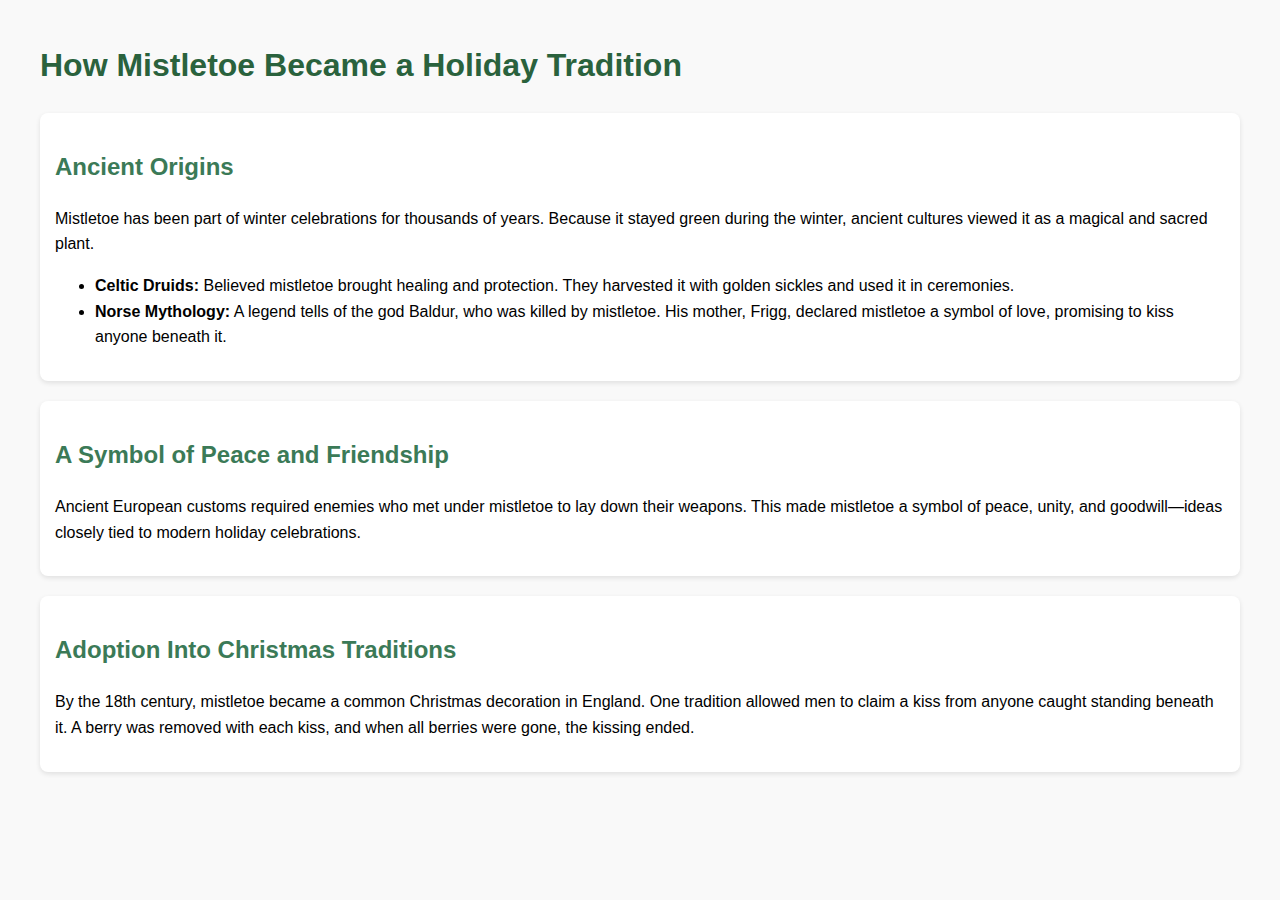
<file: index.html>
<!DOCTYPE html>
<html lang="en">
<head>
    <meta charset="UTF-8" />
    <meta name="viewport" content="width=device-width, initial-scale=1.0" />
    <title>Mistletoe Holiday Tradition</title>
    <style>
        body {
            font-family: Arial, sans-serif;
            background-color: #f9f9f9;
            margin: 40px;
            line-height: 1.6;
        }
        h1 {
            color: #2a623d;
        }
        h2 {
            color: #3b7a57;
        }
        .section {
            margin-bottom: 20px;
            padding: 15px;
            background: #ffffff;
            border-radius: 8px;
            box-shadow: 0 2px 5px rgba(0,0,0,0.1);
        }
    </style>
</head>
<body>
    <h1>How Mistletoe Became a Holiday Tradition</h1>

    <div class="section">
        <h2>Ancient Origins</h2>
        <p>Mistletoe has been part of winter celebrations for thousands of years. Because it stayed green during the winter, ancient cultures viewed it as a magical and sacred plant.</p>
        <ul>
            <li><strong>Celtic Druids:</strong> Believed mistletoe brought healing and protection. They harvested it with golden sickles and used it in ceremonies.</li>
            <li><strong>Norse Mythology:</strong> A legend tells of the god Baldur, who was killed by mistletoe. His mother, Frigg, declared mistletoe a symbol of love, promising to kiss anyone beneath it.</li>
        </ul>
    </div>

    <div class="section">
        <h2>A Symbol of Peace and Friendship</h2>
        <p>Ancient European customs required enemies who met under mistletoe to lay down their weapons. This made mistletoe a symbol of peace, unity, and goodwill—ideas closely tied to modern holiday celebrations.</p>
    </div>

    <div class="section">
        <h2>Adoption Into Christmas Traditions</h2>
        <p>By the 18th century, mistletoe became a common Christmas decoration in England. One tradition allowed men to claim a kiss from anyone caught standing beneath it. A berry was removed with each kiss, and when all berries were gone, the kissing ended.</p>
    </div>
</file>
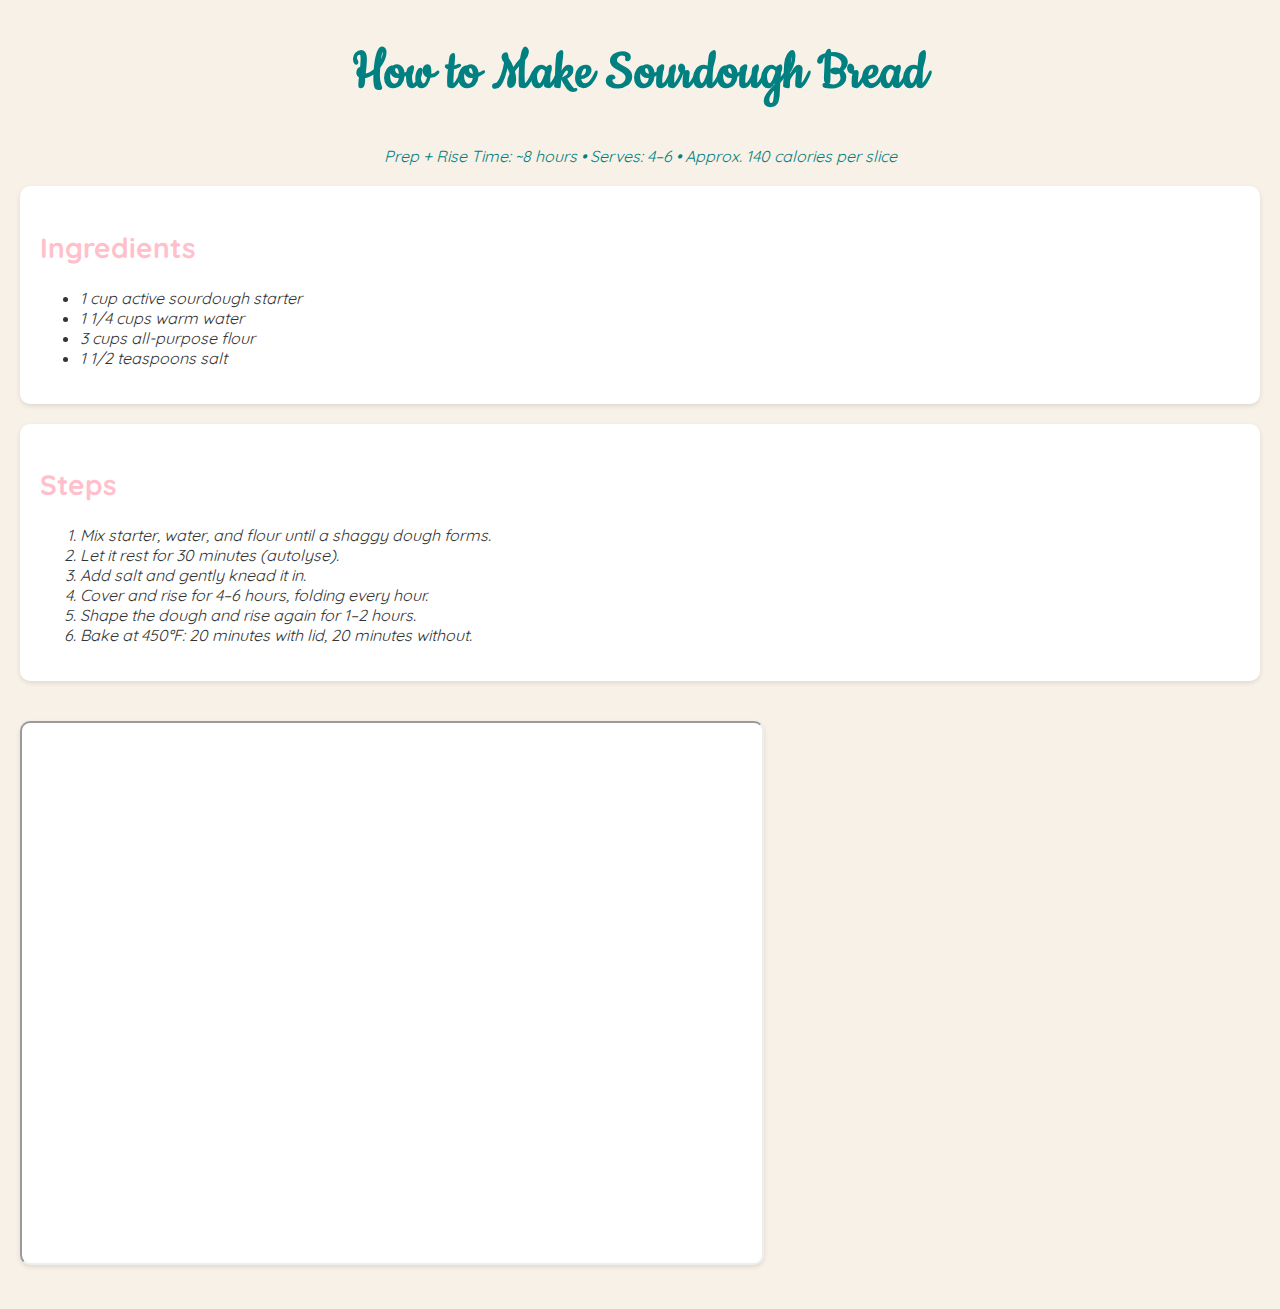
<file: howtoguide.html>
<!DOCTYPE html>
<html lang="en">
<head>
  <meta charset="UTF-8" />
  <meta name="viewport" content="width=device-width, initial-scale=1.0" />
  <title>How to Make Sourdough Bread</title>

  <!-- Cute Fonts -->
  <link href="https://fonts.googleapis.com/css2?family=Quicksand:wght@400;600;700&family=Cookie&display=swap" rel="stylesheet">

  <style>
    body {
      font-family: 'Quicksand', sans-serif;
      background-color: #f8f1e7; /* beige */
      color: #333;
      margin: 20px;
    }
    h1 {
      text-align: center;
      color: teal;
      font-weight: bold;
      font-family: 'Cookie', cursive;
      font-size: 60px;
    }
    h2 {
      color: pink;
      font-weight: bold;
      font-size: 28px;
    }
    .section {
      background-color: white;
      padding: 20px;
      margin: 20px 0;
      border-radius: 10px;
      box-shadow: 0 2px 5px rgba(0,0,0,0.1);
    }
    ul li, ol li {
      font-style: italic;
    }
    a {
      color: teal;
      font-weight: bold;
    }
  </style>
</head>

<body>

  <h1>How to Make Sourdough Bread</h1>

  <p style="text-align:center; font-style:italic; color:teal;">
    Prep + Rise Time: ~8 hours • Serves: 4–6 • Approx. 140 calories per slice
  </p>


  <div class='tableauPlaceholder' id='viz1765214488637' style='position: relative'><noscript><a href='#'><img alt='Gender&amp;Ethnic disparities in Tech Companies ' src='https:&#47;&#47;public.tableau.com&#47;static&#47;images&#47;Ge&#47;GenderEthnicDisparitiesinTechCompanies&#47;GenderEthnicdisparitiesinTechCompanies&#47;1_rss.png' style='border: none' /></a></noscript><object class='tableauViz'  style='display:none;'><param name='host_url' value='https%3A%2F%2Fpublic.tableau.com%2F' /> <param name='embed_code_version' value='3' /> <param name='site_root' value='' /><param name='name' value='GenderEthnicDisparitiesinTechCompanies&#47;GenderEthnicdisparitiesinTechCompanies' /><param name='tabs' value='no' /><param name='toolbar' value='yes' /><param name='static_image' value='https:&#47;&#47;public.tableau.com&#47;static&#47;images&#47;Ge&#47;GenderEthnicDisparitiesinTechCompanies&#47;GenderEthnicdisparitiesinTechCompanies&#47;1.png' /> <param name='animate_transition' value='yes' /><param name='display_static_image' value='yes' /><param name='display_spinner' value='yes' /><param name='display_overlay' value='yes' /><param name='display_count' value='yes' /><param name='language' value='en-US' /><param name='filter' value='_gl=1*ulf0k9*_ga*MTkwMTg5NTM0Ny4xNzY1MjE0NDA5*_ga_8YLN0SNXVS*czE3NjUyMTQ0MDckbzEkZzEkdDE3NjUyMTQ0NTgkajYwJGwwJGgw*_gcl_au*MTAzNTYwMTQyNi4xNzY1MjE0NDA5' /></object></div>                <script type='text/javascript'>                    var divElement = document.getElementById('viz1765214488637');                    var vizElement = divElement.getElementsByTagName('object')[0];                    vizElement.style.width='960px';vizElement.style.height='1227px';                    var scriptElement = document.createElement('script');                    scriptElement.src = 'https://public.tableau.com/javascripts/api/viz_v1.js';                    vizElement.parentNode.insertBefore(scriptElement, vizElement);                </script>

  <div class="section">
    <h2>Ingredients</h2>
    <ul>
      <li>1 cup active sourdough starter</li>
      <li>1 1/4 cups warm water</li>
      <li>3 cups all-purpose flour</li>
      <li>1 1/2 teaspoons salt</li>
    </ul>
  </div>

  <div class="section">
    <h2>Steps</h2>
    <ol>
      <li>Mix starter, water, and flour until a shaggy dough forms.</li>
      <li>Let it rest for 30 minutes (autolyse).</li>
      <li>Add salt and gently knead it in.</li>
      <li>Cover and rise for 4–6 hours, folding every hour.</li>
      <li>Shape the dough and rise again for 1–2 hours.</li>
      <li>Bake at 450°F: 20 minutes with lid, 20 minutes without.</li>
    </ol>
  </div>


  <iframe src="https://www.churchofjesuschrist.org/media/broadcasts/2025-first-presidencys-christmas-devotional?lang=eng" width="700" height="500"
  <div class="section">
    <h2>Fun Flavor Add-Ins</h2>
    <ul>
      <li>Chocolate Chip Sourdough – fold in mini chocolate chips.</li>
      <li>Cinnamon Swirl – roll cinnamon sugar inside the dough.</li>
      <li>Herb + Garlic – add dried herbs or roasted garlic.</li>
      <li>Cranberry Orange – mix in dried cranberries + orange zest.</li>
      <li>Cheddar Jalapeño – cheesy, spicy, and delicious.</li>
    </ul>
  </div>

  <div class="section">
    <h2>YouTube Tutorials</h2>
    <ul>
      <li><a href="https://www.youtube.com/watch?v=4Tn25dmU9WQ" target="_blank">Beginner Sourdough Guide</a></li>
      <li><a href="https://www.youtube.com/watch?v=8k5QmP6iZ7A" target="_blank">How to Shape Sourdough</a></li>
      <li><a href="https://www.youtube.com/watch?v=YX4G2c3ZJ2c" target="_blank">Understanding Your Starter</a></li>
    </ul>
  </div>

</body>
</html>
</file>
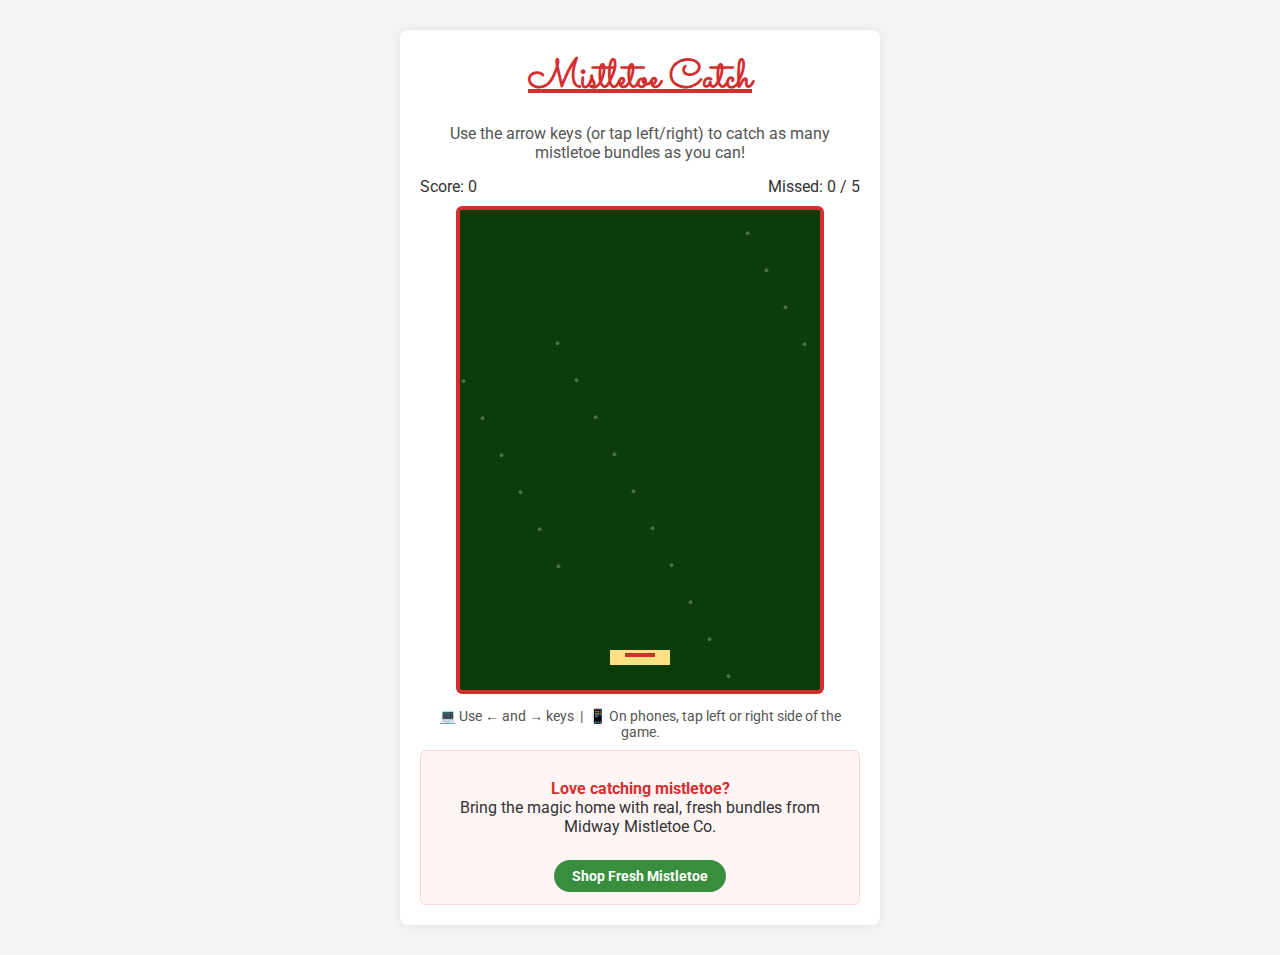
<file: mistletoecatch.html>
<!DOCTYPE html>
<html lang="en">
<head>
  <meta charset="UTF-8">
  <meta name="viewport" content="width=device-width, initial-scale=1.0">
  <title>Mistletoe Catch Game</title>
  <style>
    @import url('https://fonts.googleapis.com/css2?family=Roboto:wght@400;700&family=Sacramento&display=swap');

    * {
      box-sizing: border-box;
    }

    body {
      font-family: 'Roboto', sans-serif;
      margin: 0;
      background-color: #f4f4f4;
      color: #333;
      display: flex;
      justify-content: center;
      align-items: flex-start;
      padding: 30px 10px;
    }

    .game-wrapper {
      max-width: 480px;
      width: 100%;
      background-color: #ffffff;
      box-shadow: 0 0 10px rgba(0,0,0,0.08);
      border-radius: 8px;
      padding: 20px;
      text-align: center;
    }

    .game-title {
      font-family: 'Sacramento', cursive;
      font-size: 40px;
      color: #d32f2f;
      margin: 0 0 10px;
      text-decoration: underline;
    }

    .game-subtitle {
      font-size: 16px;
      margin-bottom: 15px;
      color: #555;
    }

    #gameCanvas {
      background: #0b3d0b; /* dark green */
      border: 4px solid #d32f2f;
      border-radius: 6px;
      display: block;
      margin: 0 auto 10px;
    }

    .game-info {
      display: flex;
      justify-content: space-between;
      font-size: 16px;
      margin-bottom: 10px;
    }

    .controls {
      font-size: 14px;
      color: #555;
      margin-bottom: 10px;
    }

    .cta-box {
      background-color: #fff5f5;
      border-radius: 6px;
      padding: 12px;
      margin-top: 10px;
      border: 1px solid #ffd6d6;
    }

    .cta-box strong {
      color: #d32f2f;
    }

    .cta-button {
      display: inline-block;
      margin-top: 8px;
      padding: 8px 18px;
      border-radius: 20px;
      border: none;
      background-color: #388e3c;
      color: #fff;
      font-weight: 700;
      cursor: pointer;
      text-decoration: none;
      font-size: 14px;
    }

    .cta-button:hover {
      background-color: #2e7030;
    }
  </style>
</head>
<body>

  <div class="game-wrapper">
    <h1 class="game-title">Mistletoe Catch</h1>
    <p class="game-subtitle">Use the arrow keys (or tap left/right) to catch as many mistletoe bundles as you can!</p>

    <div class="game-info">
      <div>Score: <span id="score">0</span></div>
      <div>Missed: <span id="missed">0</span> / 5</div>
    </div>

    <canvas id="gameCanvas" width="360" height="480"></canvas>

    <p class="controls">
      💻 Use <strong>←</strong> and <strong>→</strong> keys &nbsp;|&nbsp; 📱 On phones, tap left or right side of the game.
    </p>

    <div class="cta-box">
      <p><strong>Love catching mistletoe?</strong><br>
      Bring the magic home with real, fresh bundles from Midway Mistletoe Co.</p>
      <!-- Change href to your actual “Where to Buy” or contact section -->
      <a href="#buy" class="cta-button">Shop Fresh Mistletoe</a>
    </div>
  </div>

  <script>
    const canvas = document.getElementById('gameCanvas');
    const ctx = canvas.getContext('2d');

    const scoreEl = document.getElementById('score');
    const missedEl = document.getElementById('missed');

    const width = canvas.width;
    const height = canvas.height;

    // Player basket
    const player = {
      x: width / 2 - 30,
      y: height - 40,
      width: 60,
      height: 15,
      speed: 6,
      dx: 0
    };

    // Falling mistletoe bundles
    const mistletoes = [];
    let lastSpawn = 0;
    const spawnInterval = 900; // ms
    let score = 0;
    let missed = 0;
    let gameOver = false;

    function drawPlayer() {
      ctx.fillStyle = '#ffe082'; // basket color
      ctx.fillRect(player.x, player.y, player.width, player.height);

      // Ribbon on basket
      ctx.fillStyle = '#d32f2f';
      ctx.fillRect(player.x + player.width / 4, player.y + 3, player.width / 2, 4);
    }

    function spawnMistletoe(timestamp) {
      if (timestamp - lastSpawn > spawnInterval) {
        lastSpawn = timestamp;
        const size = 18 + Math.random() * 10;
        const x = Math.random() * (width - size);
        mistletoes.push({
          x,
          y: -size,
          size,
          speed: 2 + Math.random() * 2
        });
      }
    }

    function drawMistletoe(m) {
      // Simple mistletoe icon: green ball + red bow
      ctx.beginPath();
      ctx.fillStyle = '#4caf50';
      ctx.arc(m.x + m.size / 2, m.y + m.size / 2, m.size / 2, 0, Math.PI * 2);
      ctx.fill();

      ctx.fillStyle = '#d32f2f';
      ctx.fillRect(m.x + m.size / 4, m.y - 4, m.size / 2, 4);
    }

    function updateMistletoes() {
      for (let i = mistletoes.length - 1; i >= 0; i--) {
        const m = mistletoes[i];
        m.y += m.speed;

        // Check for catch
        if (
          m.y + m.size >= player.y &&
          m.x + m.size > player.x &&
          m.x < player.x + player.width
        ) {
          // Caught
          score++;
          scoreEl.textContent = score;
          mistletoes.splice(i, 1);
          continue;
        }

        // Check if missed (falls off bottom)
        if (m.y > height) {
          missed++;
          missedEl.textContent = missed;
          mistletoes.splice(i, 1);
        }
      }
    }

    function drawMistletoes() {
      mistletoes.forEach(drawMistletoe);
    }

    function movePlayer() {
      player.x += player.dx;

      // Keep inside canvas
      if (player.x < 0) player.x = 0;
      if (player.x + player.width > width) player.x = width - player.width;
    }

    function clear() {
      ctx.clearRect(0, 0, width, height);
    }

    function drawBackground() {
      // Subtle sparkle effect background
      ctx.fillStyle = '#0b3d0b';
      ctx.fillRect(0, 0, width, height);

      // Snow dots
      ctx.fillStyle = 'rgba(255,255,255,0.25)';
      for (let i = 0; i < 20; i++) {
        const sx = (i * 19 + (Date.now() / 30)) % width;
        const sy = (i * 37 + (Date.now() / 40)) % height;
        ctx.beginPath();
        ctx.arc(sx, sy, 2, 0, Math.PI * 2);
        ctx.fill();
      }
    }

    function drawGameOver() {
      ctx.fillStyle = 'rgba(0,0,0,0.6)';
      ctx.fillRect(0, 0, width, height);

      ctx.fillStyle = '#ffffff';
      ctx.textAlign = 'center';
      ctx.font = '28px Roboto';
      ctx.fillText('Game Over!', width / 2, height / 2 - 20);
      ctx.font = '18px Roboto';
      ctx.fillText('You caught ' + score + ' mistletoe bundles!', width / 2, height / 2 + 10);
      ctx.fillText('Refresh the page to play again.', width / 2, height / 2 + 40);
    }

    function update(timestamp) {
      if (gameOver) {
        drawGameOver();
        return;
      }

      clear();
      drawBackground();
      spawnMistletoe(timestamp || 0);
      updateMistletoes();
      movePlayer();
      drawMistletoes();
      drawPlayer();

      if (missed >= 5) {
        gameOver = true;
        drawGameOver();
        return;
      }

      requestAnimationFrame(update);
    }

    // Keyboard controls
    document.addEventListener('keydown', (e) => {
      if (e.key === 'ArrowLeft') {
        player.dx = -player.speed;
      } else if (e.key === 'ArrowRight') {
        player.dx = player.speed;
      }
    });

    document.addEventListener('keyup', (e) => {
      if (e.key === 'ArrowLeft' || e.key === 'ArrowRight') {
        player.dx = 0;
      }
    });

    // Simple touch controls for mobile
    canvas.addEventListener('touchstart', handleTouch);
    canvas.addEventListener('touchmove', handleTouch);
    canvas.addEventListener('touchend', () => {
      player.dx = 0;
    });

    function handleTouch(e) {
      const rect = canvas.getBoundingClientRect();
      const touchX = e.touches[0].clientX - rect.left;

      if (touchX < width / 2) {
        player.dx = -player.speed;
      } else {
        player.dx = player.speed;
      }
      e.preventDefault();
    }

    // Start the loop
    requestAnimationFrame(update);
  </script>
</body>
</html>
</file>
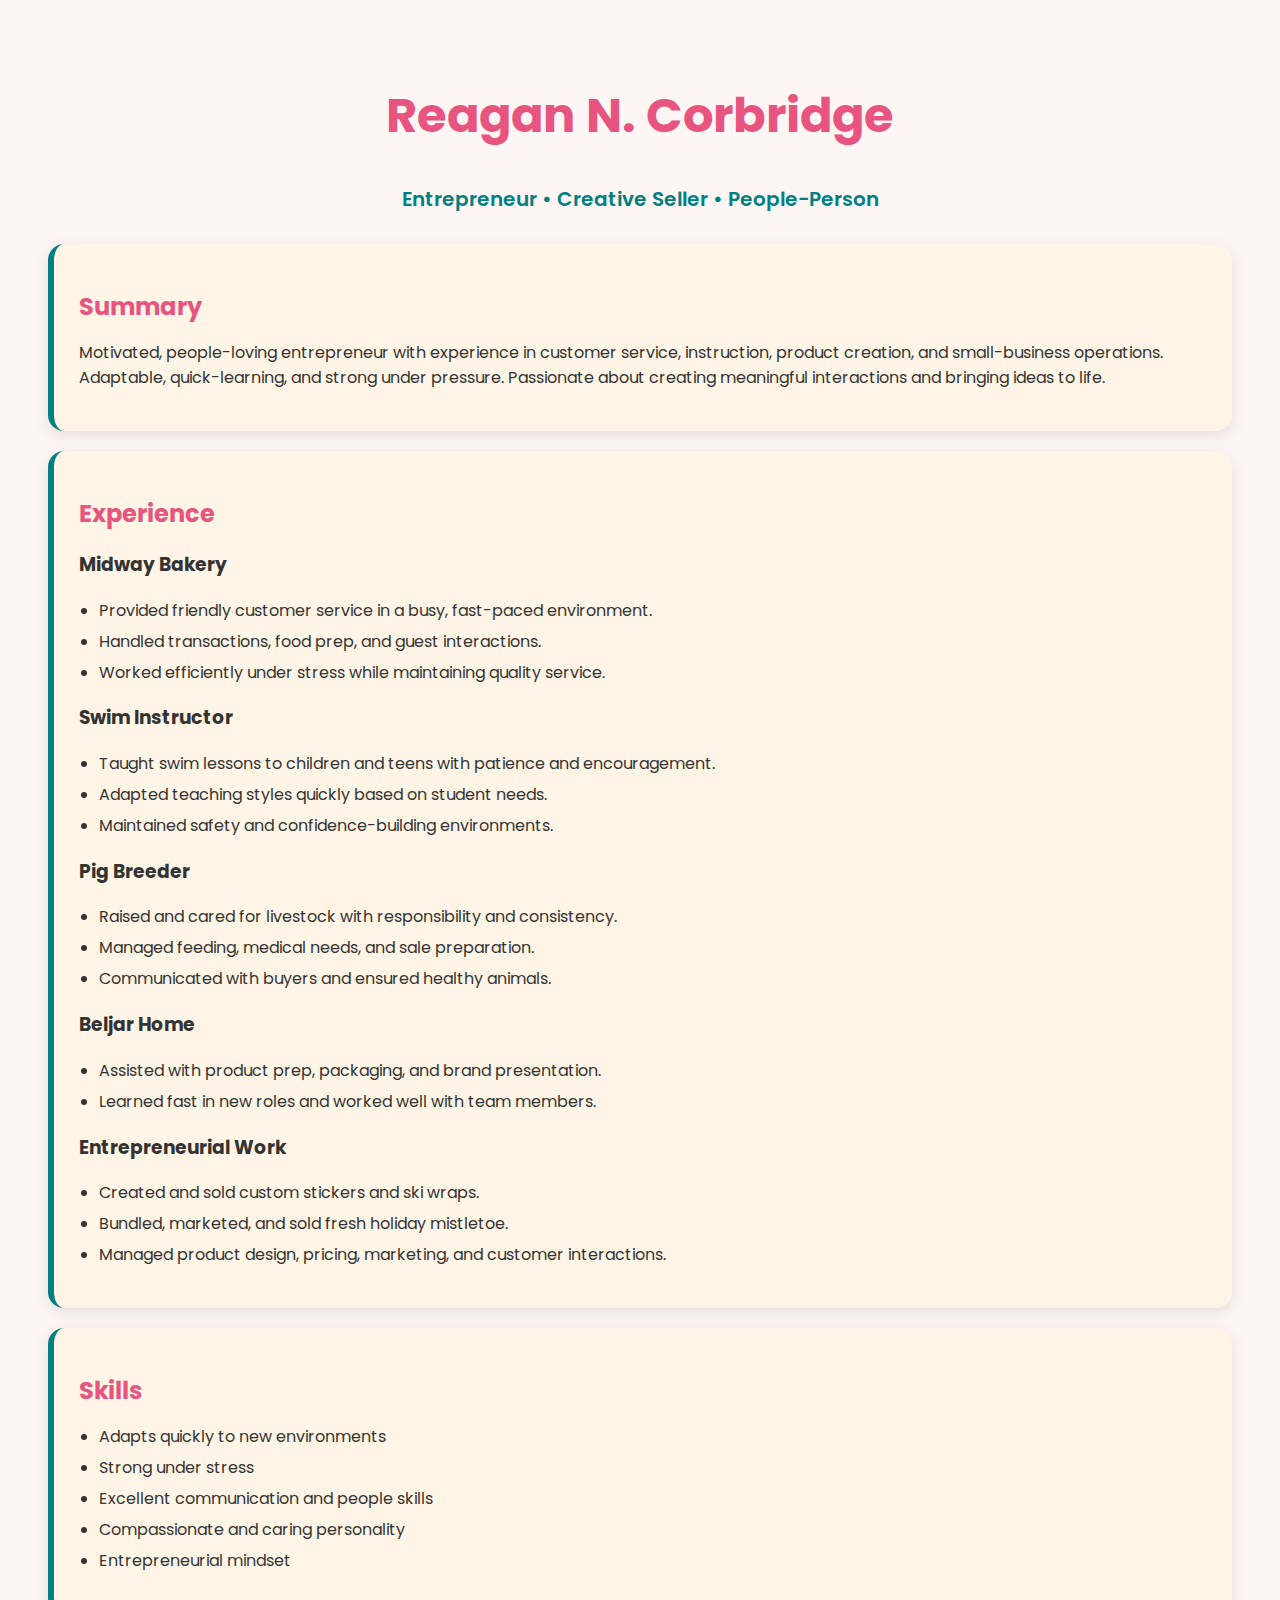
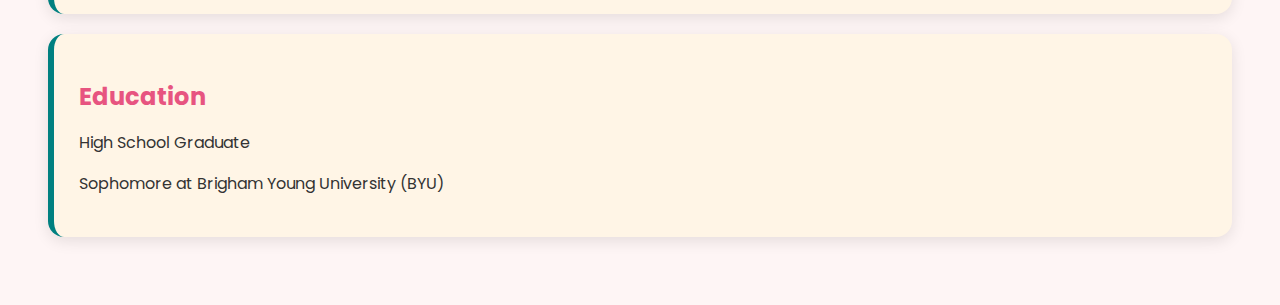
<file: resume.html>
<!DOCTYPE html>
<html lang="en">
<head>
<meta charset="UTF-8">
<meta name="viewport" content="width=device-width, initial-scale=1.0">
<title>Reagan Corbridge Resume</title>
<style>
  @import url('https://fonts.googleapis.com/css2?family=Poppins:wght@400;600&display=swap');

  body {
    font-family: 'Poppins', sans-serif;
    background: #fef5f5;
    padding: 40px;
    color: #333;
  }

  h1, h2 {
    font-family: 'Poppins', sans-serif;
  }

  .header {
    text-align: center;
    margin-bottom: 30px;
  }

  .header h1 {
    font-size: 48px;
    color: #e75480; /* pink */
  }

  .header p {
    font-size: 20px;
    color: #008080; /* teal */
    font-weight: 600;
  }

  .section {
    background: #fff5e6; /* beige */
    padding: 25px;
    border-radius: 16px;
    box-shadow: 0 4px 15px rgba(0,0,0,0.1);
    margin-bottom: 20px;
    border-left: 6px solid #008080; /* teal accent */
  }

  h2 {
    color: #e75480; /* pink */
    margin-bottom: 10px;
  }

  ul {
    padding-left: 20px;
  }

  li {
    margin-bottom: 6px;
  }
</style>
</head>
<body>

<div class="header">
  <h1>Reagan N. Corbridge</h1>
  <p>Entrepreneur • Creative Seller • People-Person</p>
</div>

<div class="section">
  <h2>Summary</h2>
  <p>Motivated, people-loving entrepreneur with experience in customer service, instruction, product creation, and small-business operations. Adaptable, quick-learning, and strong under pressure. Passionate about creating meaningful interactions and bringing ideas to life.</p>
</div>

<div class="section">
  <h2>Experience</h2>
  <h3>Midway Bakery</h3>
  <ul>
    <li>Provided friendly customer service in a busy, fast-paced environment.</li>
    <li>Handled transactions, food prep, and guest interactions.</li>
    <li>Worked efficiently under stress while maintaining quality service.</li>
  </ul>

  <h3>Swim Instructor</h3>
  <ul>
    <li>Taught swim lessons to children and teens with patience and encouragement.</li>
    <li>Adapted teaching styles quickly based on student needs.</li>
    <li>Maintained safety and confidence-building environments.</li>
  </ul>

  <h3>Pig Breeder</h3>
  <ul>
    <li>Raised and cared for livestock with responsibility and consistency.</li>
    <li>Managed feeding, medical needs, and sale preparation.</li>
    <li>Communicated with buyers and ensured healthy animals.</li>
  </ul>

  <h3>Beljar Home</h3>
  <ul>
    <li>Assisted with product prep, packaging, and brand presentation.</li>
    <li>Learned fast in new roles and worked well with team members.</li>
  </ul>

  <h3>Entrepreneurial Work</h3>
  <ul>
    <li>Created and sold custom stickers and ski wraps.</li>
    <li>Bundled, marketed, and sold fresh holiday mistletoe.</li>
    <li>Managed product design, pricing, marketing, and customer interactions.</li>
  </ul>
</div>

<div class="section">
  <h2>Skills</h2>
  <ul>
    <li>Adapts quickly to new environments</li>
    <li>Strong under stress</li>
    <li>Excellent communication and people skills</li>
    <li>Compassionate and caring personality</li>
    <li>Entrepreneurial mindset</li>
  </ul>
</div>

<div class="section">
  <h2>Education</h2>
  <p>High School Graduate</p>
  <p>Sophomore at Brigham Young University (BYU)</p>
</div>

</body>
</html>
</file>
